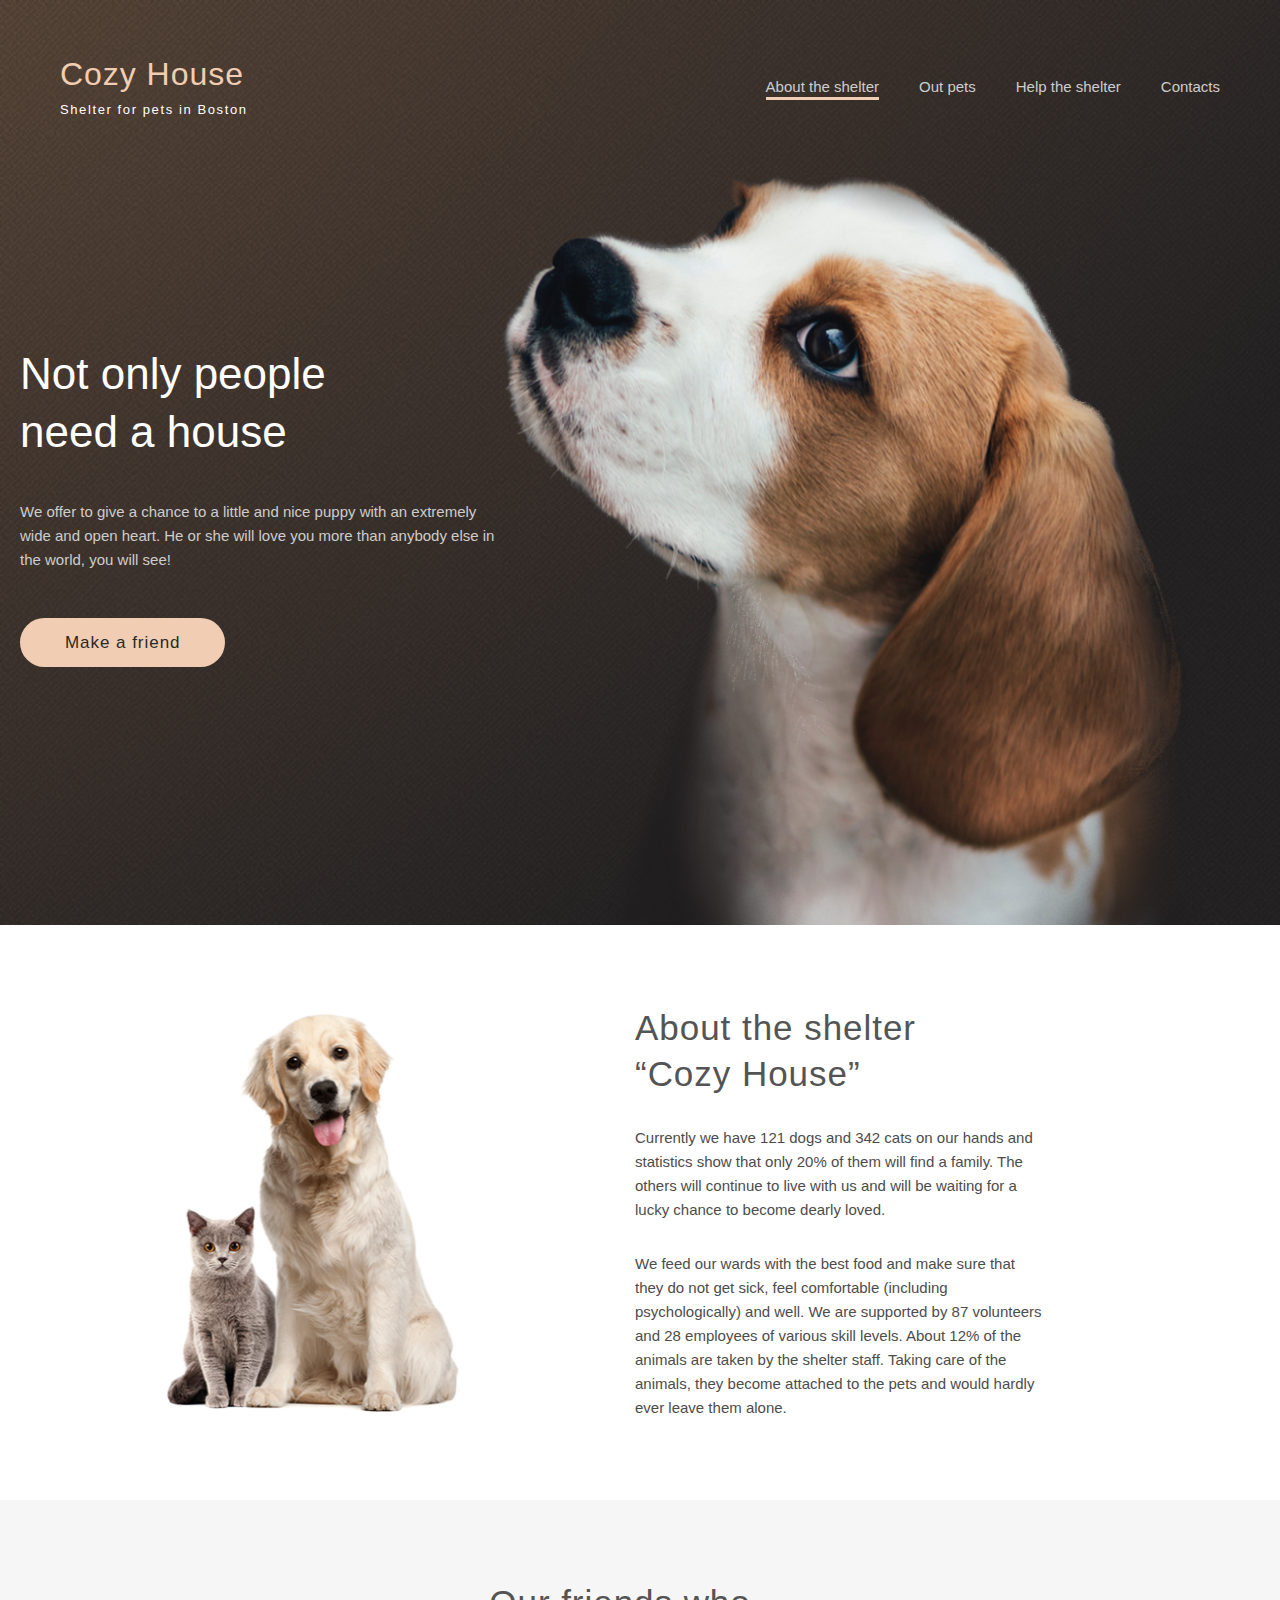
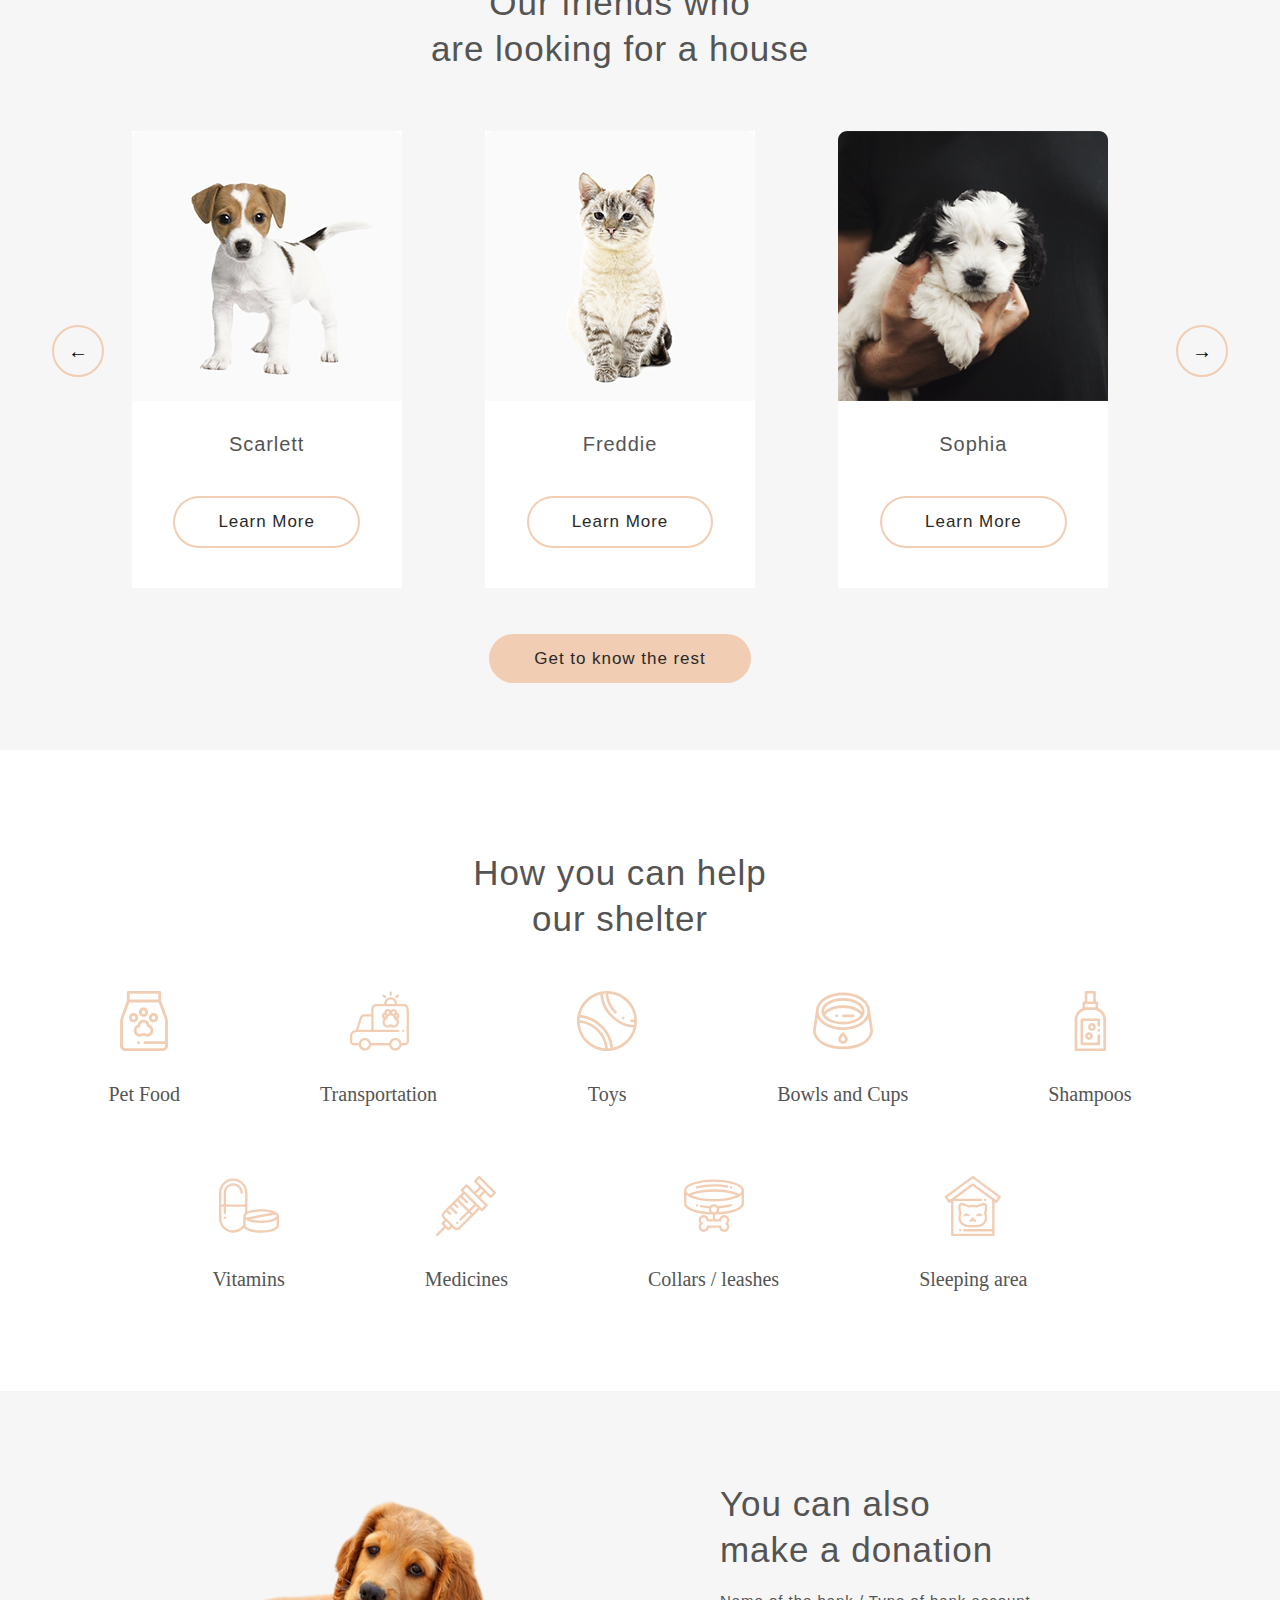
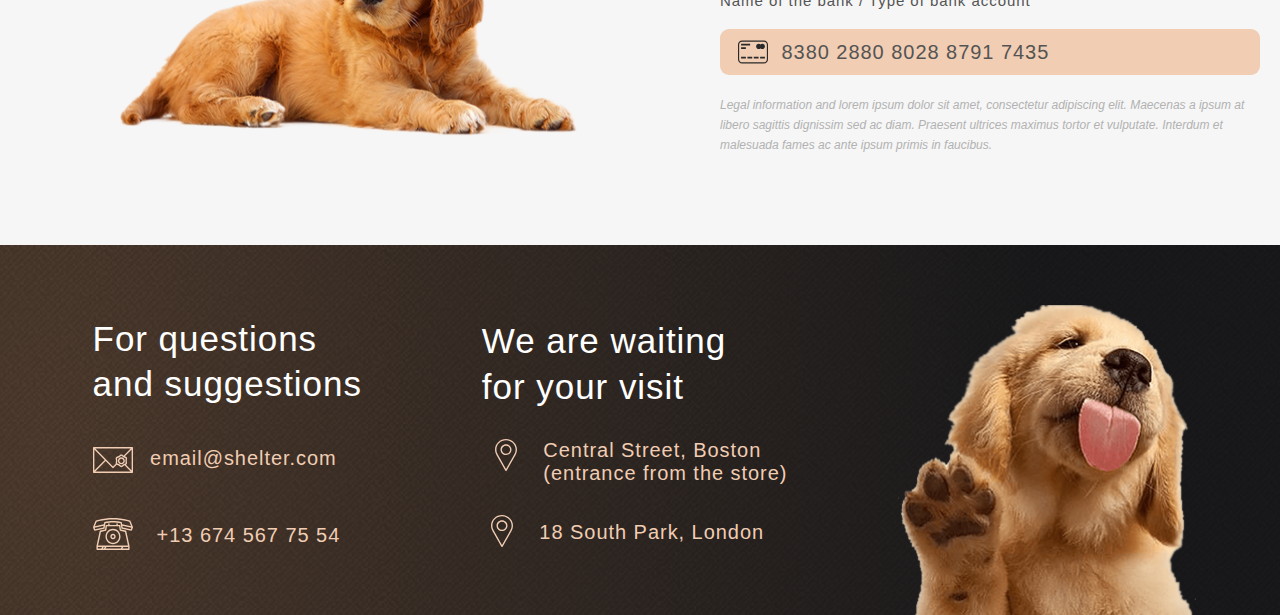
<file: pages/main/index.html>
<!DOCTYPE html>
<html lang="en">
<head>
  <meta charset="UTF-8">
  <meta http-equiv="X-UA-Compatible" content="IE=edge">
  <meta name="viewport" content="width=device-width, initial-scale=1.0">
  <link href="http://fonts.cdnfonts.com/css/georgia" rel="stylesheet">
  <link rel="stylesheet" href="general.css">
  <link rel="stylesheet" href="style.css">
  <title>Shelter</title>
</head>
<body>
  <div class="first-content">
    <header class="header-main">
      <div class="logo-container">
        <h1 class="heading-primary-main">Cozy House</h1>
        <p class="letter-spacing--1">Shelter for pets in Boston</p>
      </div>
      <nav class="main-nav">
        <div class="hamburger"><div></div></div>
        <ul class="main-nav-list nav-flex">
          <li><a class="highlighted" href="#">About the shelter</a></li>
          <li><a href="../pets/index.html">Out pets</a></li>
          <li><a href="#help">Help the shelter</a></li>
          <li><a href="#footer">Contacts</a></li>
        </ul>
      </nav>
    </header>

    <div class="pop-up">
      <div class="pop-up-data"></div>
    </div>

    <section class="main-block background">
      <div class="content-container first-section">
        <div class="not-only-block">
          <h2 class="margin-bottom--4rem">Not only people
            <br>
            need a house</h2>
          <p>We offer to give a chance to a little and nice puppy with an extremely wide and open heart. He or she will love you more than anybody else in the world, you will see!</p>
          <div class="make-friend-btn">
            <a class="btn btn-primary" href="#friends">Make a friend</a>
          </div>
        </div> 
        <div class="main-image-container">
          <img class="main-image" src="../../assets/images/start-screen-puppy.svg" alt="Puppy image">
        </div>
      </div>
    </section>
  </div>

  <main> 
    <section class="section-about">
       <div class="content-container flex--center">
         <div class="about-img-container flex--center">
           <img src="../../assets/images/about-pets.svg" alt="About pets">
         </div>
         <div class="text-container">
           <div class="padding-right--bg">
             <h3 class="margin-bottom--3rem">About the shelter
               <br>
               <q>Cozy House</q></h3>
             <p class="margin-bottom--3rem">Currently we have 121 dogs and 342 cats on our hands and statistics show that only 20% of them will find a family. The others will continue to live with us and will be waiting for a lucky chance to become dearly loved.</p>
             <p>We feed our wards with the best food and make sure that they do not get sick, feel comfortable (including psychologically) and well. We are supported by 87 volunteers and 28 employees of various skill levels. About 12% of the animals are taken by the shelter staff. Taking care of the animals, they become attached to the pets and would hardly ever leave them alone.</p>     
           </div>  
         </div>
       </div>   
     </section>

    <section class="section-friends" id="friends">
      <div class="content-container">
        <h3>Our friends who
          <br>
          are looking for a house</h3>
        <div class="pets-grid">
          <!-- <div class="pets-content">
            <img class="margin-bottom--3rem" src="../../assets/images/pets-katrine.svg" alt="Katrine photo">
            <p class="pet-names margin-bottom--4rem">Katrine</p>
            <button class="btn btn-pets">Learn More</button>
          </div>
          <div class="pets-content" id="jennifer-1">
            <img class="margin-bottom--3rem" src="../../assets/images/pets-jennifer.svg" alt="Jennifer photo">
            <p class=" pet-names margin-bottom--4rem">Jennifer</p>
            <button class="btn btn-pets">Learn More</button>
          </div>
          <div class="pets-content" id="woody-1">
            <img class="margin-bottom--3rem" src="../../assets/images/pets-woody.svg" alt="Woody photo">
            <p class="pet-names margin-bottom--4rem">Woody</p>
            <button class="btn btn-pets">Learn More</button>
          </div> -->
        </div>
        <div class="buttons">
          <button class="btn-left">&larr;</button>
          <button class="btn-right">&rarr;</button>
        </div>
        <a class="btn btn-secondary" href="../pets/index.html"> Get to know the rest</a>
      </div>
    </section>

    <section class="section-help" id="help">
      <div class="content-container">
        <h3>How you can help<br>our shelter</h3>
        <div class="help-items help-items--flex help-items--grid">
            <div class="help-item">
              <img src="../../assets/icons/Vector.svg" alt="Vector icon">
              <span>Pet Food</span>
            </div>
            <div class="help-item">
              <img src="../../assets/icons/transportation.svg" alt="Transportation icon">
              <span>Transportation</span>
            </div>
            <div class="help-item">
              <img src="../../assets/icons/toys.svg" alt="Toys icon">
              <span>Toys</span>
            </div>
            <div class="help-item">
              <img src="../../assets/icons/bowls-and-cups.svg" alt="Bowls-and-cups icon">
              <span>Bowls and Cups</span>
            </div>
            <div class="help-item">
              <img src="../../assets/icons/shampoos.svg" alt="Shampoos icon">
              <span>Shampoos</span>
            </div>
            <div class="help-item">
              <img src="../../assets/icons/vitamins.svg" alt="Vitamins icon">
              <span>Vitamins</span>
            </div>
            <div class="help-item">
              <img src="../../assets/icons/medicines.svg" alt="Medicines icon">
              <span>Medicines</span>
            </div>
            <div class="help-item">
              <img src="../../assets/icons/collars-or-leashes.svg" alt="Dollars-or-leashes icon">
              <span>Collars / leashes</span>
            </div>
            <div class="help-item">
              <img src="../../assets/icons/sleeping-area.svg" alt="Sleeping-area icon">
              <span>Sleeping area</span>
          </div>         
        </div>
      </div>
    </section>

    <section class="section-donation">
      <div class="content-container">
        <div class="donation-wrapper">
          <div class="donation-puppy-wrapper donation-flex margin--right-3rem">
            <img src="../../assets/images/donation-dog.svg" alt="Donation Puppy">
          </div>
          <div class="donation-flex flex--column donation-info">
            <h3>You can also
              <br>
              make a donation</h3>
            <h5>Name of the bank / Type of bank account</h5>
            <h4 class="donation-number"><span><img class="donation-icon" src="../../assets/icons/credit-card.svg" alt="Credit Card"></span><a href="#!"> 8380 2880 8028 8791 7435</a></h4>
            <p class="donation-text">Legal information and lorem ipsum dolor sit amet, consectetur adipiscing elit. Maecenas a ipsum at libero sagittis dignissim sed ac diam. Praesent ultrices maximus tortor et vulputate. Interdum et malesuada fames ac ante ipsum primis in faucibus.</p>
          </div>
        </div>
      </div>
    </section>
  </main>
  <footer id="footer">
    <div class="content-container footer-content footer-grid">
      <div class="contact">
        <h3 class="margin-bottom--4rem">For questions<br>and suggestions</h3>
        <h4 class="margin-bottom--4rem"><span><img src="../../assets/icons/mail.svg" alt="Mail icon">
        </span><a href="mailto:email@shelter.com">email@shelter.com</a></h4>
        <h4><span><img src="../../assets/icons/phone.svg" alt="Phone icon"></span><a href="tel:136745677554"> +13 674 567 75 54</a></h4>       
      </div>
      <div class="address">
        <h3 class="margin-bottom--3rem">We are waiting 
          <br>
          for your visit</h3>
          <div class="address-wrapper">
            <span><img class="footer-pin" src="../../assets/icons/pin.svg" alt="Pin icon"></span>
            <h4 class="margin-bottom--3rem"><a href="https://goo.gl/maps/hvsFzeNg5MxSMzmR6" target="_blank">Central Street, Boston<br> (entrance from the store)</a></h4>
          </div>
        <h4><span><img class="footer-pin" src="../../assets/icons/pin.svg" alt="Pin icon">
        </span><a href="https://goo.gl/maps/zNjsXbjaGTDPUA6C9" target="_blank">18 South Park, London</a></h4>       
      </div>
      <div class="footer-img-container">
        <img src="../../assets/images/footer-puppy.svg" alt="Footer icon">
      </div>
    </div>
  </footer>
  <script src="main.js"></script>
</body>
</html>
</file>
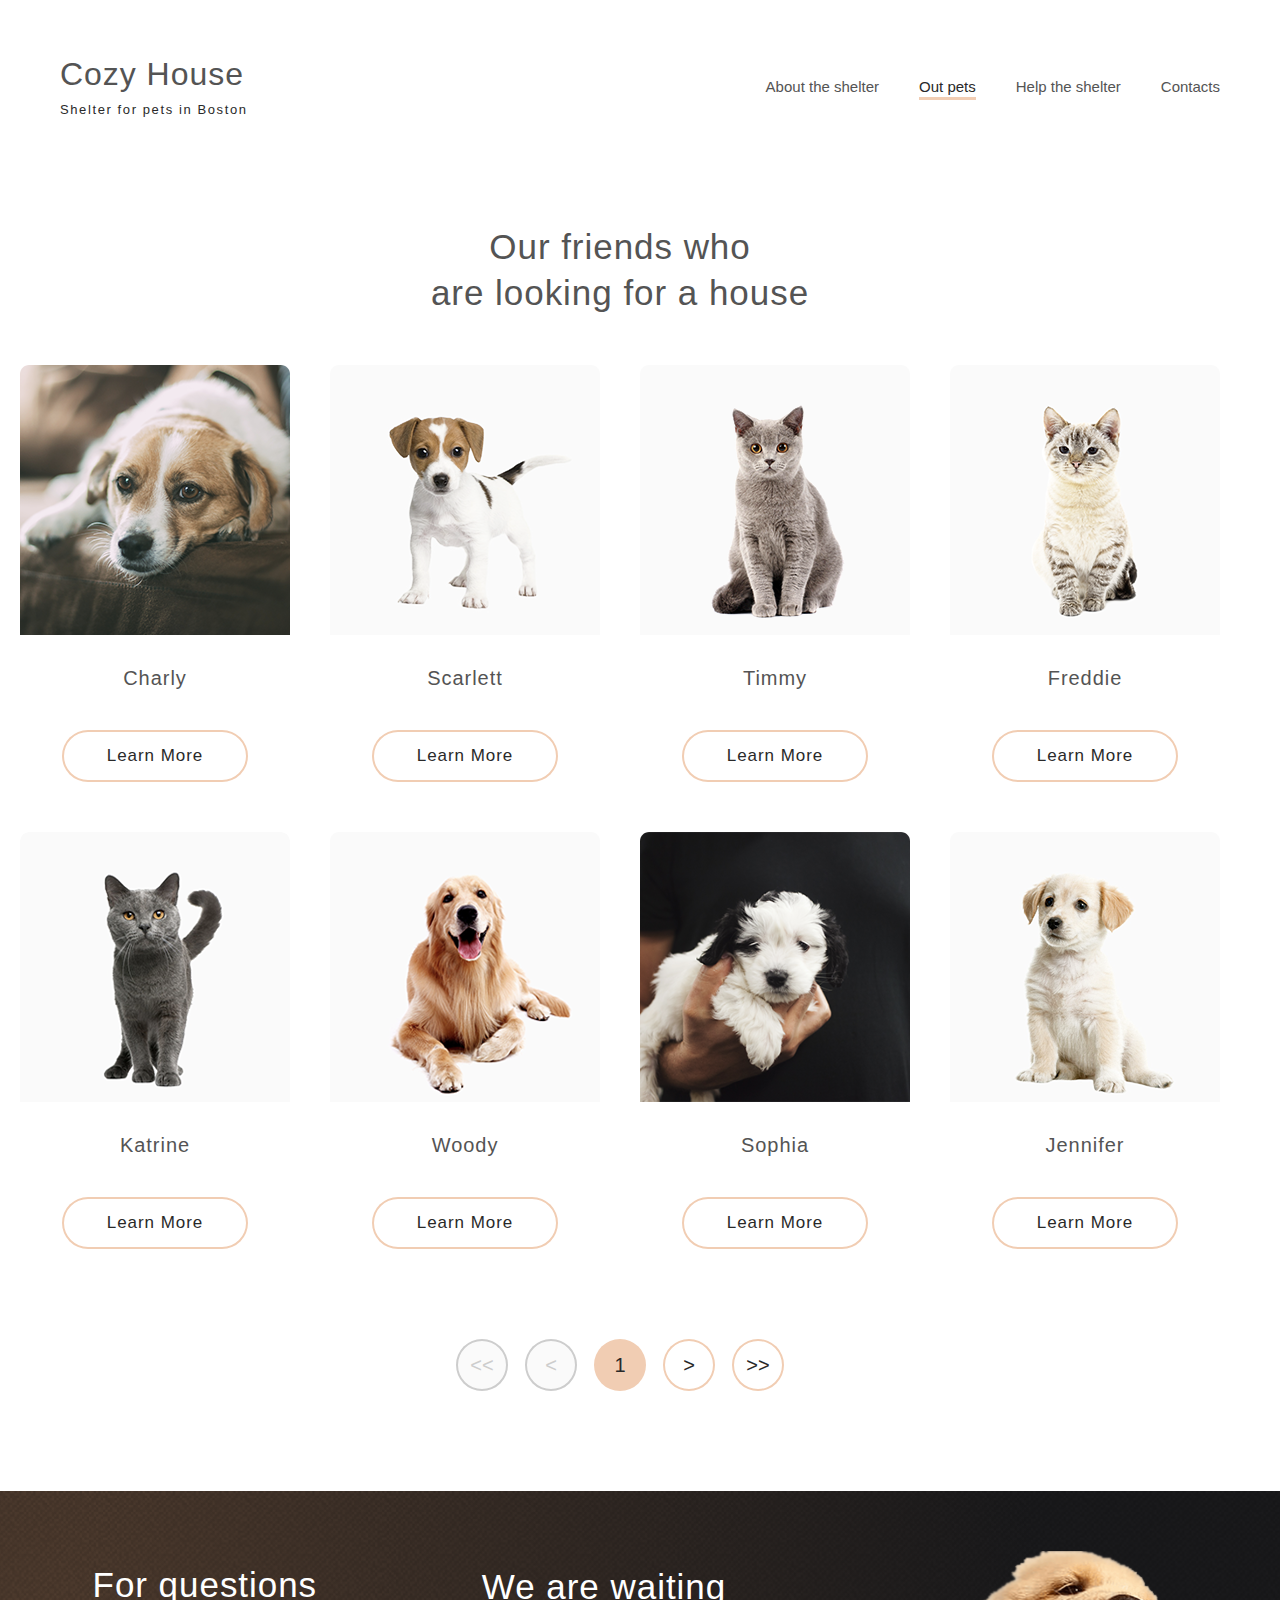
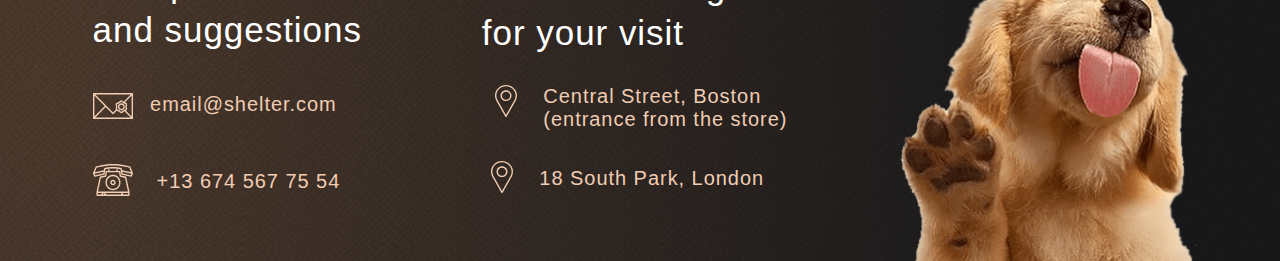
<file: pages/pets/index.html>
<!DOCTYPE html>
<html lang="en">
<head>
  <meta charset="UTF-8">
  <meta http-equiv="X-UA-Compatible" content="IE=edge">
  <meta name="viewport" content="width=device-width, initial-scale=1.0">
  <link rel="stylesheet" href="../main/general.css">
  <link rel="stylesheet" href="../main/style.css">
  <title>Pets</title>
</head>
<body>
  <div class="first-wrapper">
    <header class="header-pets">
      <a href="../main/index.html">
        <div class="logo-container">
          <h1 class="heading-primary-pets">Cozy House</h1>
          <p class="letter-spacing--1">Shelter for pets in Boston</p>
        </div>
      </a>   
      <nav class="main-nav">
        <div class="hamburger"><div></div></div>
        <ul class="main-nav-list nav-flex">
          <li><a href="../main/index.html">About the shelter</a></li>
          <li><a class="highlighted" href="../pets/index.html">Out pets</a></li>
          <li><a href="../main/index.html#help">Help the shelter</a></li>
          <li><a href="#footer">Contacts</a></li>
        </ul>
      </nav>
    </header>

  <div class="pop-up">
    <div class="pop-up-data"></div>
  </div>

  <main>
    <section class="section-friends-page">
      <div class="content-container">
        <h3>Our friends who<br>are looking for a house</h3>
        <div class="pets-selection" id="pets-selection">
          <!-- <div class="pets-content" id="katrine">
            <img class="margin-bottom--3rem" src="../../assets/images/pets-katrine.svg" alt="Katrine photo">
            <p class="pet-names margin-bottom--4rem">Katrine</p>
            <button class="btn btn-pets">Learn More</button>
          </div>
          <div class="pets-content" id="jennifer">
            <img class="margin-bottom--3rem" src="../../assets/images/pets-jennifer.svg" alt="Jennifer photo">
            <p class=" pet-names margin-bottom--4rem">Jennifer</p>
            <button class="btn btn-pets">Learn More</button>
          </div>
          <div class="pets-content" id="woody">
            <img class="margin-bottom--3rem" src="../../assets/images/pets-woody.svg" alt="Woody photo">
            <p class="pet-names margin-bottom--4rem">Woody</p>
            <button class="btn btn-pets">Learn More</button>
          </div>
          <div class="pets-content" id="sophia">
            <img class="margin-bottom--3rem" src="../../assets/images/pets-sophia.svg" alt="Sophia photo">
            <p class="pet-names margin-bottom--4rem">Sophia</p>
            <button class="btn btn-pets">Learn More</button>
          </div>
          <div class="pets-content" id="timmy">
            <img class="margin-bottom--3rem" src="../../assets/images/pets-timmy.svg" alt="Timmy photo">
            <p class="pet-names margin-bottom--4rem">Timmy</p>
            <button class="btn btn-pets">Learn More</button>
          </div>
          <div class="pets-content" id="charley">
            <img class="margin-bottom--3rem" src="../../assets/images/pets-charly.svg" alt="Charley photo">
            <p class="pet-names margin-bottom--4rem">Charley</p>
            <button class="btn btn-pets">Learn More</button>
          </div>
          <div class="pets-content" id="scerlett">
            <img class="margin-bottom--3rem" src="../../assets/images/pets-scarlet.svg" alt="Scerlett photo">
            <p class="pet-names margin-bottom--4rem">Scerlett</p>
            <button class="btn btn-pets">Learn More</button>
          </div>
          <div class="pets-content" id="freddie">
            <img class="margin-bottom--3rem" src="../../assets/images/pets-freddie.svg" alt="Freddie photo">
            <p class="pet-names margin-bottom--4rem">Freddie</p>
            <button class="btn btn-pets">Learn More</button>
          </div> -->
        </div>
        <div class="slider slides gap--2">
          <button class="btn-slider slider-inactive" id="start" disabled>&lt;&lt;</button>
          <button class="btn-slider slider-inactive slider-back" disabled>&lt;</button>
          <button class="btn-slider slider-current">1</button>
          <button class="btn-slider slider-active slider-front">&gt;</button>
          <button class="btn-slider slider-active" id="end">&gt;&gt;</button>
        </div>
      </div>
    </section>
  </main>
</div>
  <footer id="footer">
    <div class="content-container footer-content footer-grid">
      <div class="contact">
        <h3 class="margin-bottom--4rem">For questions<br>and suggestions</h3>
        <h4 class="margin-bottom--4rem"><span><img src="../../assets/icons/mail.svg" alt="Mail icon">
        </span><a href="mailto:email@shelter.com">email@shelter.com</a></h4>
        <h4><span><img src="../../assets/icons/phone.svg" alt="Phone icon"></span><a href="tel:136745677554"> +13 674 567 75 54</a></h4>       
      </div>
      <div class="address">
        <h3 class="margin-bottom--3rem">We are waiting 
          <br>
          for your visit</h3>
          <div class="address-wrapper">
            <span><img class="footer-pin" src="../../assets/icons/pin.svg" alt="Pin icon"></span>
            <h4 class="margin-bottom--3rem"><a href="https://goo.gl/maps/hvsFzeNg5MxSMzmR6" target="_blank">Central Street, Boston<br> (entrance from the store)</a></h4>
          </div>
        <h4><span><img class="footer-pin" src="../../assets/icons/pin.svg" alt="Pin icon">
        </span><a href="https://goo.gl/maps/zNjsXbjaGTDPUA6C9" target="_blank">18 South Park, London</a></h4>       
      </div>
      <div class="footer-img-container">
        <img src="../../assets/images/footer-puppy.svg" alt="Footer icon">
      </div>
    </div>
  </footer>
  <script src="pets.js"></script>
</body>
</html>
</file>
<file: pages/main/general.css>
/* GENERAL STYLES APPLIED TO DIFFERENT PAGES */

section {
  max-width: 128rem;
  margin: 0 auto;
}

header {
  max-width: 120rem;
  padding: 5.7rem 2rem;
  display: flex;
  justify-content: space-between;
  margin: 0 auto;
}

h1 {
  font-size: 3.2rem;
  margin-bottom: 1rem;  
  line-height: 110%;
}

.nav-flex {
  display: flex;
  justify-content: center;
  align-items: center;
  gap: 3rem;
}

/* .grid {
  display: grid;
}

.grid--gap-3 {
  gap: 3rem;
}

.grid--gap-4 {
  gap: 4rem;
}

.grid--2-cols {
  grid-template-columns: repeat(2, 1fr);
}

.grid--3-cols {
  grid-template-columns: repeat(3, 1fr);
}

.grid--4-cols {
  grid-template-columns: repeat(4, 1fr);
}

.grid--5-cols {
  grid-template-columns: repeat(5, 1fr);
}

.gap--2 {
  gap: 2rem;
}

.gap--3 {
  gap: 3rem;
} */

/* 0.06 = 0.96px = 0.096rem */

h1, h3, h4, h5, .btn, .pet-names, .grid-help span, footer a, .heading-primary-pets {
  letter-spacing: 0.096rem;
}

.letter-spacing--1 {
  letter-spacing: 0.16rem;
}

h1, h2, h3, h4, h5, .btn, .pet-names, .grid-help span, footer a, .btn-slider {
  font-family: 'Georgia', sans-serif;
  font-weight: 400;
  font-style: normal;
}

header p, 
header a,
.not-only-block p,
.text-container p,
.section-donation p
{
  font-family: Arial, Helvetica, sans-serif;
  font-style: normal;
  font-weight: 400;
}

.margin-bottom--4rem {
  margin-bottom: 4rem;
}

.margin-bottom--3rem {
  margin-bottom: 3rem;
}

.margin-bottom--2rem {
  margin-bottom: 2rem;
}

.margin--right-3rem {
  margin-right: 3rem;
}

.padding-right--bg {
  padding-right: 30%;
}
</file>
<file: pages/main/style.css>
*,
*::before,
*::after {
  margin: 0;
  padding: 0;
  box-sizing: border-box;
}

html {
  font-size: 62.5%;
}

.hide-y {
  overflow-y: hidden;
}

.first-content {
  background-image: url('../../assets/images/start-screen-gradient-background.svg');
  background-size: cover;
  background-repeat: no-repeat;
  position: relative;
  overflow-x: hidden;
}

.header-main p {
  font-size: 1.3rem;
  color: #fff;
}

a {
  text-decoration: none;
}

.main-nav a {
  color: #CDCDCD;
  font-size: 1.5rem;
  transition: all 0.3s;
  padding-bottom: 0.2rem;
  line-height: 160%;
}

.main-nav a:hover {
  border-bottom: 3px solid #F1CDB3;
}

.header-main .main-nav a:hover {
  color: #FAFAFA;
}

.header-pets .main-nav a:hover {
  color: #292929;
}

.highlighted {
  border-bottom: 3px solid #F1CDB3;
  color: #fff;
}

.toggler {
  opacity: 0;
}

.header-pets .highlighted {
  color: #292929;
}

.main-nav-list {
  list-style: none;
  display: flex;
  gap: 4rem;
}

.heading-primary-main {
  color: #F1CDB3;
}

.logo-container {
  cursor: pointer;
}

.main-nav{
  display: flex;
  align-items: center;
  position: inherit;
  /* overflow-x: hidden; */
}

/* FIRST SECTION */

.first-section {
  display: flex;
  align-items: center;
  justify-content: center;
  gap: 3ren;
}

.not-only-block p {
  font-size: 1.5rem;
  color: #CDCDCD;
  line-height: 160%;
  margin-bottom: 6rem;

}

h2 {
  font-size: 4.4rem;
  color: #fff;
  line-height: 130%;
}

.not-only-block {
  flex: 1;
  padding-bottom: 10rem;
}

.main-image-container {
  flex: 1.5;
}

.main-image-container {
  align-self: flex-end;
  height: 50%;
  display: flex;
  align-items: flex-end;
}

.main-image {
  width: 100%;
}

.content-container {
  max-width: 120rem;
  height: 100%;
  margin: 0 2rem;
}

.btn {
  padding: 1.5rem 4.5rem;
  border-radius: 10rem;
  border: none;
  cursor: pointer;
  font-size: 1.7rem;
  color: #292929;
  background-color: transparent;
  transition: all 0.3s;
}

.btn-primary {
  background-color: #F1CDB3;
  width: 20.7rem;
  line-height: 130%;
}

.btn-secondary {
  background-color: #F1CDB3;
  line-height: 130%;
}

.btn-primary:hover, .btn-secondary:hover {
  background-color: #fff;
  box-shadow: inset 0 0 0 3px #F1CDB3;
}

.btn-pets {
  box-shadow: inset 0 0 0 2px #F1CDB3;
  line-height: 130%;
}

h3 {
  font-size: 3.5rem;
  color: #545454;
  line-height: 130%;
  letter-spacing: 0.096rem;
}

.section-about {
  background-color: #fff;
  padding: 8rem 0;
}

.about-img-container, .text-container {
  flex: 1;
}

.about-img-container {
  height: 40rem;
}

.about-img-container img {
  height: 100%;
}

/* SECTION ABOUT */

.flex--center {
  display: flex;
  align-items: center;
  justify-content: center;
  gap: 3rem;
}

.text-container p {
  font-size: 1.5rem;
  color: #4C4C4C;
  line-height: 160%;
}

/* **************** */
/* SECTION FRIENDS */
/* **************** */

.section-friends {
  background-color: #F6F6F6;
  text-align: center;
  padding: 8rem 0;
  position: relative;
}

.pets-grid {
  display: grid;
  grid-template-columns: repeat(3, 1fr);
  margin: 6rem 0;
  justify-items: center;
  padding: 0 7rem;
}


/* .pets-grid::before, .pets-grid::after {
  position: absolute;
  width: 5.2rem;
  height: 5.2rem;
  border: 2px solid #F1CDB3;
  border-radius: 50%;
  top: 50%;
  transform: translateY(-50%);
  display: flex;
  justify-content: center;
  align-items: center;
  font-size: 2rem;
  cursor: pointer;
  transition: all 0.3s;
} */

.btn-left, .btn-right {
  position: absolute;
  width: 5.2rem;
  height: 5.2rem;
  border: 2px solid #F1CDB3;
  background-color: rgb(246, 246, 246);
  border-radius: 50%;
  top: 50%;
  transform: translateY(50%);
  display: flex;
  justify-content: center;
  align-items: center;
  font-size: 2rem;
  cursor: pointer;
  transition: all 0.3s;
}

.btn-left {
  left: 0;
  transform: translateX(100%);
}

.btn-right {
  right: 0;
  transform: translateX(-100%);
} 

.btn-right:hover, .btn-left:hover {
  background-color: #F1CDB3;
}

.pets-content {
  background-color: #fff;
  padding-bottom: 4rem;
  transition: all 0.3s ease-in-out;
}

.pets-content:hover {
  transform: translateY(-2rem);
  box-shadow: 0 1.6rem 3.2rem rgba(0, 0, 0, 0.20);
  background-color: #F6F6F6;
}

.pets-content:hover .btn-pets {
  background-color: #F1CDB3;
}

.pets-content img {
  transition: all 0.3s;
}

.pets-content:hover img {
  border-radius: 40%;
}

.pet-names {
  font-size: 2rem;
  color: #545454;
}

/* **************** */
/* SECTION HELP */
/* **************** */

.section-help {
  background-color: #fff;
  text-align: center;
  padding: 10rem 0;
}

.help-item img {
  width: 6rem;
  height: 6rem;
  margin-bottom: 3rem;
}

.center-grid {
  flex-direction: column;
  gap: 5rem;
}

.grid-help {
  display: grid;
  grid-template-rows: 1fr 1fr;
  row-gap: 7rem;
}

/* .grid-1 {
  display: grid;
  grid-template-columns: repeat(5, 1fr);
  column-gap: 8rem;
}

.grid-2 {
  display: grid;
  grid-template-columns: repeat(4, 1fr);
} */

.help-items span {
  display: block;
  font-size: 2rem;
  color: #545454;
  line-height: 115%;
}

.help-items {
  align-items: center;
  justify-content: center;
  padding-top: 5rem;
}

.help-items--flex {
  display: flex;
  flex-direction: row;
  flex-wrap: wrap;
  flex-grow: 1;
  min-width: 30%;
  column-gap: 14rem;
  row-gap: 7rem;
}

.help-items:nth-child(5n - 11),
.help-items:nth-child(5n - 10) {
  min-width: 30%;
}

.help-items--1, .help-items--2 {
  display: flex;
  flex-direction: row;
  align-items: center;
  justify-content: center;
  gap: 12rem;
  flex-wrap: wrap;

}

/* **************** */
/* SECTION DONATION */
/* **************** */

.section-donation {
  background-color: #F6F6F6;
  padding: 9rem 0 9rem 10rem;
}

.donation-wrapper {
  display: flex;
  gap: 3rem;
}

.donation-flex, .donation-flex-wrapper {
  flex: 1;
}

.section-donation p {
  font-size: 1.2rem;
  font-style: italic;
  color: #B2B2B2;
  line-height: 2rem;
}

h5 {
  font-size: 1.5rem;
  color: #545454;
}

h4 {
  font-size: 2rem;
}

.donation-number {  
  color: #545454;
  padding: 0.5rem 1.75rem;
  border-radius: 9px;
  line-height: 25px;
  background-color: #F1CDB3;
}

.donation-number span {
  text-align: center;
  vertical-align: -11px;
  margin-right: 0.75rem;
}

.donation-number a {
  color: #545454;
}

.donation-number a:hover {
  border-bottom: 2px solid #545454;
}

.donation-icon {
  width: 3rem;
  height: 100%;
}

.donation-flex {
  display: flex;
  justify-content: left;
  gap: 2rem;
}

.flex--column {
  flex-direction: column;
}

.donation-puppy-wrapper img {
  width: 85%;
}

/* **************** */
/* FOOTER */
/* **************** */

.footer-content {
  display: flex;
  flex-direction: row;
  flex-wrap: wrap;
  align-items: center;
  justify-content: center;
  column-gap: 10rem;
  margin: 0 auto;
}

.footer-content:nth-child(5n - 11),
.footer-content:nth-child(5n - 10) {
  min-width: 30%;
}

footer {
  background-image: url('../../assets/icons/footer-gradient-background.svg');
  background-position: center;
  background-size: cover;
  background-repeat: no-repeat;
  padding-top: 6rem;
}

.footer-pin {
  height: 3.2rem;
}

.footer-img-container {
  display: flex;
  align-items:flex-end;
  justify-content: flex-end;
}

footer h3 {
  color: #fff;
}

.footer-flex {
  display: flex;
  flex-direction: column;
  justify-content: center;
  gap: 3rem;
} 

footer a {
  color: #F1CDB3;
  line-height: 115%;
}

footer h4 {
  color: #F1CDB3;  
}

footer h4 span img {
  width: 100%;
}

footer span {
  display: inline-block;
  width: 4rem;
  text-align: center;
  vertical-align: -8px;
  margin-right: 1.75rem;
}

.address-wrapper {
  display: flex;
}

.address-wrapper span {
  margin-left: 0.4rem;
}

.address-wrapper span img{
  width: 100%;
}

.footer-img-container img {
  width: 100%;
}

.address, .contact {
  margin-bottom: 5rem;
  padding: 0 1rem;
}

/* ************** */
/* PETS PAGE */
/* ************** */
.pets-header {
  max-width: 120rem;
  padding: 5.7rem 0;
  display: flex;
  justify-content: space-between;
  margin: 0 auto;
  background-color: #fff;
}

.heading-primary-pets {
  color: #545454;  
}

.header-pets p {
  color: #292929;
  font-size: 1.3rem;
}

.pets-nav {
  color: #545454;
}

.header-pets a {
  color: #545454;
}

.section-friends-page {
  text-align: center;
  padding: 5rem 0 10rem 0;
}

.pets-selection {
  display: grid;
  grid-template-columns: repeat(4, 1fr);
  column-gap: 4rem;
  row-gap: 1rem;
  padding: 5rem 0;
}

.btn-slider {
 width: 5.2rem;
 height: 5.2rem;
 color: #292929;
 border: none;
 border-radius: 50%;
 font-size: 2rem;
 transition: all 0.3s;
}

.slider-current {
  background-color: #F1CDB3;
}

.slider-inactive {  
  box-shadow: inset 0 0 0 2px #CDCDCD;
  color: #CDCDCD;
}

.slider-active {
  background-color: #fff;
  box-shadow: inset 0 0 0 2px #F1CDB3;
  cursor: pointer;
  color: #292929;
}

.slider-active:hover {
  background-color: #F1CDB3;
}

.slides {
  display: flex;
  align-items: center;
  justify-content: center;
  gap: 1.7rem;
}

.pop-up {
  position: fixed;
  top: 0;
  left: 0;
  width: 100vw;
  height: 100vh; 
  background-color: rgba(41, 41, 41, 0.60);
  z-index: 99;
  display:flex;
  align-items: center;
  justify-content: center;
  display: none;
}

.pop-up div {
  width: 60%;
  /* height: 60%; */
  background-color: #fff;
  position: relative;
  border-radius: 9px;
}

.pop-up button {
  position: absolute;
  top: 0;
  right: 0;
  width: 5.2rem;
  height: 5.2rem;
  border-radius: 50%;
  transform: translate(90%, -90%);
  border: none;
  box-shadow: inset 0 0 0 2px #F1CDB3;
  font-size: 1.5rem;
  cursor: pointer;
  background-color: transparent;
  color: #000;
  transition: all 0.3s ease;
}

.pop-up button:hover {
  background-color: #fff;
}

.first-wrapper {
  position: relative;
  overflow-x: hidden;
}

/* ANIMATION TO ADDED ELEMENTS */
@keyframes append-animate {
	from {
		transform: scale(0);
		opacity: 0;
	}
	to {
		transform: scale(1);
		opacity: 1;	
	}
}

.pets-content {
  /* transform-origin: 50% 0; */
	animation: append-animate .2s linear;
}

/* POP-UP WINDOW DATA */
.pop-up-data {
  font-family: 'Georgia', sans-serif;
  color: #000000;
  display: none;
  flex-direction: row;
}

.img-more-info {
  display: flex;
  align-items: center;
  justify-content: center;
  background-color: black;
  flex: 1;
}

.img-more-info img {
  width: 100%;
}

.pop-up-data h3 {
  color: #000000;
}

.pop-up-data p {
  margin: 4rem 0;
}

.pop-up-data ul {
  padding-left: 2rem;
  line-height: 1.5;
}

.pop-up-data ul li::before {
  content: "\2022"; 
  color: #F1CDB3;
  font-weight: bold; 
  display: inline-block; 
  width: 1em; 
  margin-left: -1em; 
}

.pop-up-data p, .pop-up-data ul {
  font-size: 1.3rem;
  list-style: none;
}

.more-info-container {
  /* width: 100%; */
  padding: 5rem 3rem;
  display: flex;
  flex-direction: column;
  justify-content: center;
  flex: 1;
}



/* MEDIA QUERIES */

@media (min-width: 320px) and (max-width: 1279px){
  header {
    padding: 3rem 1rem 6rem 1rem;
  }

  .first-section {
    flex-direction: column;
  }

  .flex--center {
    flex-direction: column;
  }

  .not-only-block {
    text-align: center;
    padding-bottom: 14rem;
  }

  h2 {
    font-size: 2.5rem;
  }

  .not-only-block p {
    margin-bottom: 3rem;
  }

  .main-image-container {
    justify-content: center;
    width: 25rem;
    margin: 0 auto;
  }

  .text-container {
    order: -1;
  }

  h3 {
    font-size: 2.5rem;
  }

  .padding-right--bg {
    padding: 0;
  }

  .padding-right--bg h3 {
    text-align: center;
  }

  .section-about {
    padding: 4rem 0;
  }

  .about-img-container img {
    width: 94%;
  }

  /* SECTION FRIENDS */

  /* #woody-1, #jennifer-1 {
    display: none;
  } */

  .section-friends {
    padding: 4rem 0;
  }

  .pets-grid {
    padding: 0;
    margin: 3rem 0 4rem 0;
    grid-template-columns: 1fr;
  }

  .margin-bottom--4rem {
    margin-bottom: 3.5rem;
  }

  .btn-left, .btn-right {
    position: static;
  }

  .buttons {
    display: flex;
    justify-content: space-between;
    margin-bottom: 6rem;
  }

  .pets-content {
    padding-bottom: 1rem;
  }

  /* SECTION HELP */
  .section-help {
    padding: 6rem 0 4rem 0;
  }

  .help-items--grid {
    display: grid;
    grid-template-columns: repeat(2, 1fr);
    grid-template-rows: repeat(5, 1fr);
    row-gap: 2rem;
    column-gap: 4rem;
  }

  .help-items span {
    font-size: 1.5rem;
  }

  .help-items img {
    width: 5rem;
    height: 5rem;
    margin-bottom: 2rem;
  }

  /* SECTION DONATION */
  .section-donation {
    padding: 5rem 0;
  }

  .donation-wrapper {
    flex-direction: column;
    justify-content: center;
    align-items: center;
  }

  .donation-info {
    order: -1;
    text-align: center;
  }

  .donation-info a {
    font-size: 1.5rem;
  }

  .donation-number {
    padding: 0;
  }

  .donation-puppy-wrapper img {
    width: 100%;
  }

  footer {
    padding-top: 3rem;
  }

  .address, .contact {
    text-align: center;
  }

  .footer-img-container img {
    max-width: 80%;
  }

  .footer-img-container {
    justify-content: center;
  }

  .pets-selection {
    grid-template-columns: 1fr;
    row-gap: 3.5rem;
  }

  .slides {
    margin-top: 1rem;
    gap: 1rem;
  }

  /* #jennifer, #sophia, #woody, #scarlett, #katrine {
    display: none;
  } */

  /* FRIENDS PAGE */
  .section-friends-page {
    padding: 1rem 0 4.5rem 0;
  }

  /* POP-UP MENU */

  .pop-up button {
    transform: translate(60%, -100%);
  }

  .pop-up div {
    width: 80%;
  }
  
  .img-more-info {
    display: none;
  }
  
  .pop-up-data h3 {
    font-size: 3.5rem;
    text-align: center;
  }

  .pop-up-data h4 {
    text-align: center;
  }
  
  .pop-up-data p {
    margin: 2rem 0;
  }
  
  .more-info-container {
    padding: 1rem;
    justify-content: center;
    gap: 0.2rem;
    width: 100%;
  } 
  
}

@media (min-width: 768px) and (max-width: 1279px){
  header {
    padding: 3rem 2rem 6rem 3rem;
  }
  .hamburger {
    display: none;
  }

  .main-nav-list {
    display: flex;
  }

  .not-only-block {
    text-align: left;
    width: 63%;
    margin: 0 auto;
    padding-bottom: 12rem;
  }

  .make-friend-btn {
    text-align: center;
  }

  .not-only-block p {
    margin-bottom: 6rem;
  }

  h2 {
    font-size: 4.4rem;
  }

  .main-image-container {
    width: 55rem;
    margin-right: 2rem;
  }

  h3 {
    font-size: 3.5rem;
  }

  .text-container {
    width: 60%;
  }

  .section-about {
    padding: 9rem 0;
  }

  .padding-right--bg h3 {
    text-align: left;
  }

  .flex--center {
    gap: 8rem;
  }

  .about-img-container img {
    width: 100%;
  }

  /* SECTION FRIENDS */
  .section-friends {
    padding: 9rem 0 12rem 0;
  }

  .buttons {
    display: block;
    margin-bottom: 9rem;
  }

  .btn-left, .btn-right {
    position: absolute;
  }

  .pets-grid {
    grid-template-columns: repeat(2, 1fr);
    margin-top: 5rem;
    gap: 4rem;
  }
  
  /* #jennifer-1 {
    display: block;
    justify-self: left;
  } */

  .btn-right {
    transform: translateX(-50%);
  }

  .btn-left {
    transform: translateX(50%);
  }

  .btn-right, .btn-left {
    top: 48%;
  }

  /* SECTION HELP */ 
  .section-help {
    padding-top: 8rem;
    padding-bottom: 10rem;
  }

  .help-items--grid {
    grid-template-columns: repeat(3, 1fr);
    grid-template-rows: repeat(3, 1fr);
    row-gap: 7rem;
    column-gap: 0;
  }

  .help-items span {
    font-size: 2rem;
  }

  .help-items img {
    width: 6rem;
    height: 6rem;
  }

  /* SECTION DONATION */

  .section-donation {
    padding-top: 8rem;
    padding-bottom: 9.5rem;
  }

  .donation-info {
    text-align: left;
    width: 52%;
  }

  .donation-number {
    padding: 0 1rem;
    width: 92%;
  }

  .donation-info a {
    font-size: 2rem;
  }

  .donation-wrapper {
    gap: 6rem;
  }  
  /* FRIENDS SELECTION PAGE */
  /* #sophia, #woody, #jennifer {
    display: block;
  } */

  .pets-selection {
    grid-template-columns: repeat(2, 1fr);
    column-gap: 0;
    padding-top: 3rem;
    padding-bottom: 5rem;
  }

  /* #woody, #jennifer, #freddie {
    justify-self: left;
  } */

  .section-friends-page {
    padding: 5rem 5rem 8rem 5rem;
  }

  .address, .contact {
    text-align: left;
    margin-bottom: 7rem;
  }

  .slides {
    gap: 2rem;
  }

  .footer-content {
    column-gap: 6rem;
  }

  .footer-img-container img {
    max-width: 100%;
  }

  .img-more-info {
    display: block;
  }

  .pop-up-data h3, .pop-up-data h4 {
    text-align: left;
  }

  .pop-up button {
    transform: translate(80%, -100%);
  }

}

@media (min-width: 320px) and (max-width: 767px){
  .hamburger__open {
    transform: rotate(90deg);
  }
  
  .logo__hidden {
    opacity: 0;
  }

  .no-scroll {
    max-height: 100vh;
  }

  .main-nav-list {
    position: absolute;
    transform: translateX(32rem);
    top: 0;
    right: 0;
    height: 100vh;
    width: 32rem;
    background-color: #292929;
    transition: all 0.3s ease;
    font-size: 3.2rem;
  }
  
  .dim-area__open {
    transform: translateX(0);
  }
   .nav-flex {
     flex-direction: column;
   }
 
   .main-nav a {
     font-size: 3.2rem;
   }
 
    .hamburger {
     z-index: 3;
     width: 6rem;
     height: 6rem;
     padding: 1rem;
     display: flex;
     align-items: center;
     justify-content: center;
     background-color: transparent;
     transition: all 0.3s ease-in-out;
     
   } 
 
   .main-nav .hamburger > div {
     position: relative;
     width: 100%;
     height: 3px;
     display: flex;
     align-items: center;
     justify-content: center;
     background-color: #F1CDB3;
     transition: all 0.3s ease;
   }
 
   .main-nav .hamburger > div:before,
   .main-nav .hamburger > div:after {
     content: "";
     position: absolute;
     z-index: 1;
     top: -1rem;
     width: 100%;
     height: 3px;
     background-color: inherit;
   }
 
   .main-nav .hamburger > div:after {
     top: 1rem;
   }

   .header-pets .highlighted {
     color: #CDCDCD;
   }
}
</file>
